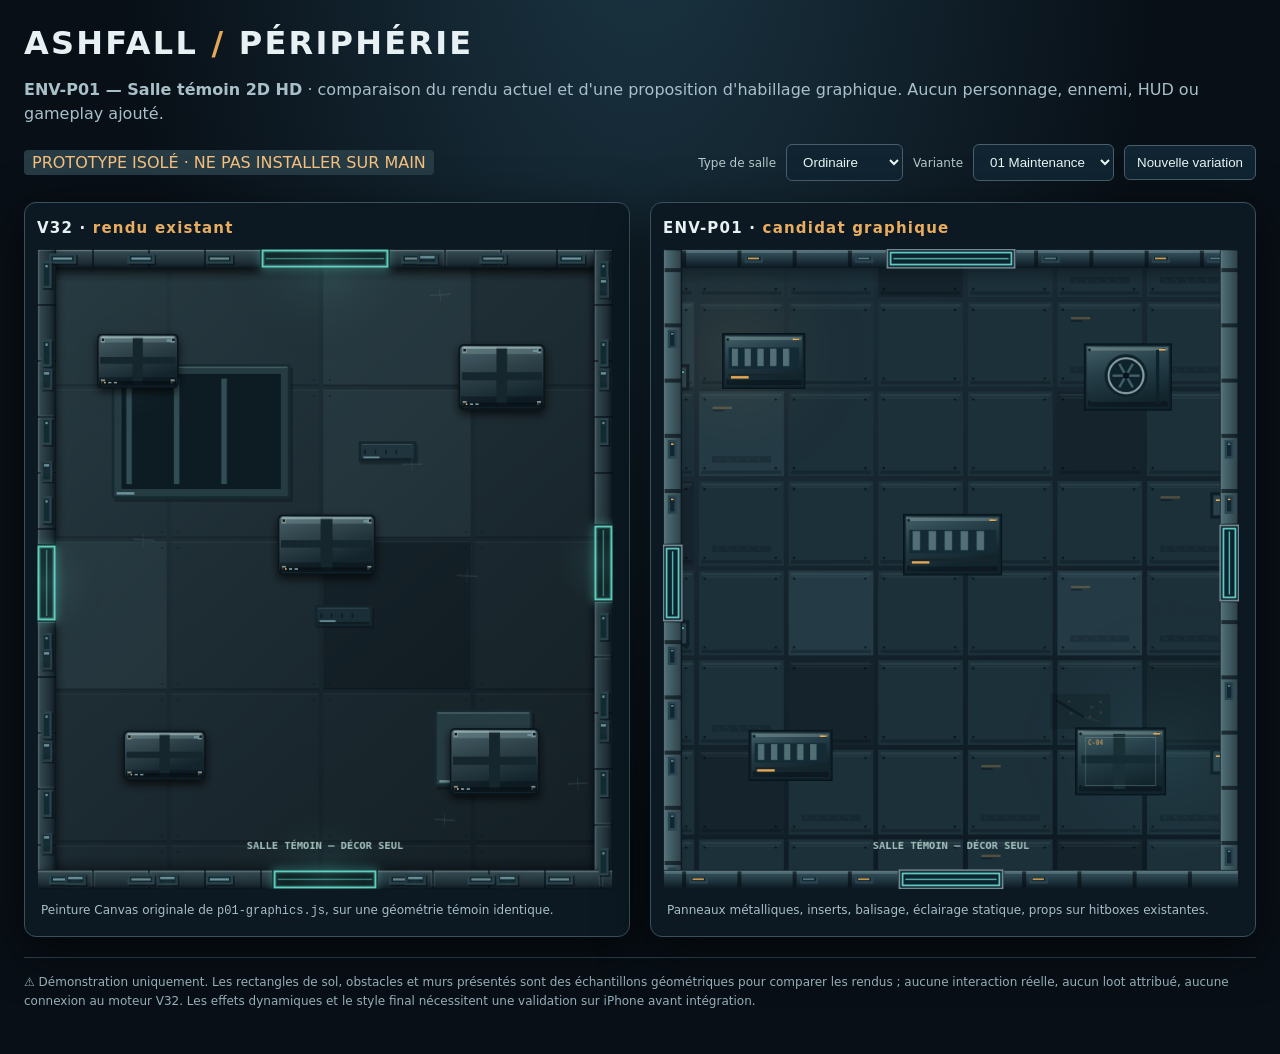
<file: index.html>
<!doctype html><html lang="fr"><head><meta charset="utf-8"><meta name="viewport" content="width=device-width, initial-scale=1"><title>ASHFALL — ENV-P01 | Salle témoin Périphérie</title>
<style>
:root{color-scheme:dark;font-family:system-ui,-apple-system,Segoe UI,sans-serif;background:#080f16;color:#e7f1f3}*{box-sizing:border-box}body{margin:0;padding:24px;background:radial-gradient(ellipse at 50% -12%,#1b3543,#080f16 58%)}header{max-width:1250px;margin:0 auto 21px}h1{font-size:clamp(20px,4vw,32px);margin:0 0 8px;letter-spacing:.07em}p{color:#a8c0ca;line-height:1.5}mark{background:#263b44;color:#f5c080;padding:3px 8px;border-radius:4px}.top{display:flex;flex-wrap:wrap;align-items:center;justify-content:space-between;gap:12px;margin-top:18px}.controls{display:flex;gap:10px;align-items:center;flex-wrap:wrap}.controls label{font-size:12px;color:#b6c9cb}.controls select,.controls button{border:1px solid #48606d;background:#102431;border-radius:6px;color:#eaf7f5;padding:9px 12px;cursor:pointer}.wrap{display:grid;grid-template-columns:1fr 1fr;gap:20px;max-width:1250px;margin:auto}.frame{padding:12px;border:1px solid #38515d;background:#0c1922;border-radius:12px;box-shadow:0 13px 50px #0009}.frame h2{font-size:15px;letter-spacing:.08em;margin:4px 0 12px}.frame h2 strong{color:#e8ad60}.view{background:#030b11;aspect-ratio:360 / 400;max-height:640px;display:flex;justify-content:center;overflow:hidden}.view canvas{height:100%;width:auto;max-width:100%;object-fit:contain;image-rendering:auto}.desc{font-size:12px;color:#a7bec8;margin:12px 4px 4px}footer{max-width:1250px;margin:20px auto;color:#96aeb8;font-size:12px;line-height:1.6;border-top:1px solid #2d4552;padding-top:15px}@media(max-width:700px){body{padding:14px}.wrap{grid-template-columns:1fr}.view{max-height:500px}}
</style></head><body><header><h1>ASHFALL <span style="color:#e3a75c">/</span> PÉRIPHÉRIE</h1><p><strong>ENV-P01 — Salle témoin 2D HD</strong> · comparaison du rendu actuel et d'une proposition d'habillage graphique. Aucun personnage, ennemi, HUD ou gameplay ajouté.</p><div class="top"><div><mark>PROTOTYPE ISOLÉ · NE PAS INSTALLER SUR MAIN</mark></div><div class="controls"><label for="room">Type de salle</label><select id="room"><option value="standard">Ordinaire</option><option value="start">Départ</option><option value="arena">Arène</option><option value="boss">Boss</option><option value="exit">Extraction</option><option value="outpost">Avant-poste</option></select><label for="seed">Variante</label><select id="seed"><option value="1">01 Maintenance</option><option value="2">02 Stockage</option><option value="3">03 Usure</option><option value="4">04 Énergie</option></select><button id="reroll">Nouvelle variation</button></div></div></header>
<main class="wrap"><section class="frame"><h2>V32 · <strong>rendu existant</strong></h2><div class="view"><canvas id="old" width="720" height="800"></canvas></div><p class="desc">Peinture Canvas originale de <code>p01-graphics.js</code>, sur une géométrie témoin identique.</p></section><section class="frame"><h2>ENV-P01 · <strong>candidat graphique</strong></h2><div class="view"><canvas id="new" width="720" height="800"></canvas></div><p class="desc">Panneaux métalliques, inserts, balisage, éclairage statique, props sur hitboxes existantes.</p></section></main><footer>⚠️ Démonstration uniquement. Les rectangles de sol, obstacles et murs présentés sont des échantillons géométriques pour comparer les rendus ; aucune interaction réelle, aucun loot attribué, aucune connexion au moteur V32. Les effets dynamiques et le style final nécessitent une validation sur iPhone avant intégration.</footer>
<script src="renderer/p01-graphics-original.js"></script><script src="renderer/peripherie-pilot.js"></script><script>
const W=720,H=800;let variation=1;
function scene(){const type=document.getElementById('room').value,variant=+document.getElementById('seed').value;const room={id:variation*100+variant,index:variation*100+variant,kind:type,sector:0,x:0,y:0};
const walls=[[0,0,280,24],[440,0,280,24],[0,0,24,370],[0,465,24,335],[696,0,24,345],[696,440,24,360],[0,776,295,24],[425,776,295,24]];
const doors=[{x:280,y:0,w:160,h:24,locked:type==='boss',arena:type==='arena'},{x:0,y:370,w:24,h:95,locked:false,arena:false},{x:696,y:345,w:24,h:95,locked:type==='arena',arena:type==='arena'},{x:295,y:776,w:130,h:24,locked:type==='boss',arena:false}];
const obstacles=[[74,105,104,70],[526,118,110,84],[107,601,105,64],[515,598,114,85],[300,331,124,77]];
return {room,walls,doors,obstacles};}
function drawMarkers(c){ // DEBUG ONLY: visual anchors, not part of actual game renderer.
  c.save();c.font='bold 13px monospace';c.textAlign='center';c.fillStyle='rgba(196,230,223,.80)';c.fillText('SALLE TÉMOIN — DÉCOR SEUL',360,750);
  c.restore();}
function render(){let s=scene();for(let [id,api] of [['old',window.AshP01Graphics],['new',window.AshPeripheryPilot]]){const c=document.getElementById(id).getContext('2d');c.clearRect(0,0,W,H);api.floor(c,s.room,s.obstacles);api.walls(c,s.room,s.walls,s.doors);drawMarkers(c)}}
document.getElementById('room').onchange=render;document.getElementById('seed').onchange=render;document.getElementById('reroll').onclick=()=>{variation++;render()};render();
</script></body></html>
</file>
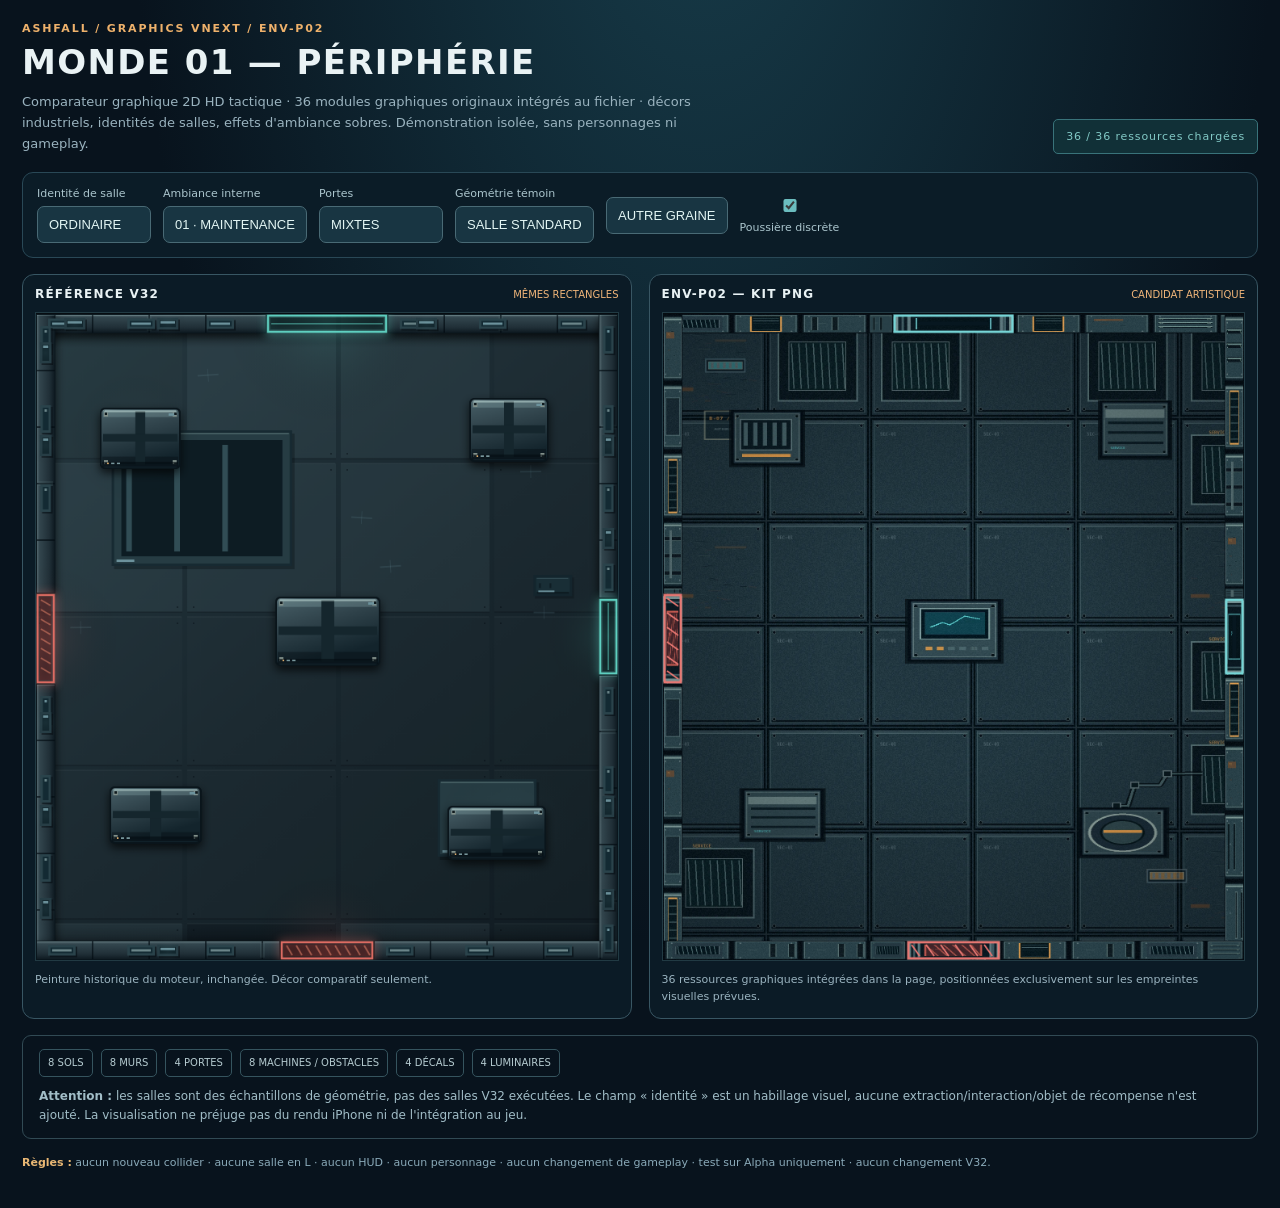
<file: ENV_P02_IPHONE.html>
<!doctype html><html lang="fr"><head><meta charset="utf-8"><meta name="viewport" content="width=device-width,initial-scale=1"><title>ASHFALL — ENV-P02 / Périphérie</title><style>
:root{color-scheme:dark;font-family:Inter,system-ui,-apple-system,Segoe UI,sans-serif;color:#e9f2f4;background:#070f17}*{box-sizing:border-box}body{margin:0;background:radial-gradient(ellipse at 55% -20%,#183e4c 0,#08131d 58%);padding:22px}header{max-width:1250px;margin:0 auto 18px;display:flex;align-items:end;justify-content:space-between;gap:20px;flex-wrap:wrap}.eyebrow{color:#eeb16b;font-size:11px;letter-spacing:.17em;font-weight:800}h1{margin:7px 0 10px;font-size:clamp(22px,3vw,34px);letter-spacing:.04em}p{margin:0;color:#9ab3bf;font-size:13px;line-height:1.6;max-width:720px}.status{font-size:11px;letter-spacing:.08em;color:#82c9c6;border:1px solid #39737a;background:#113037;padding:10px 12px;border-radius:5px}.controls{max-width:1250px;margin:0 auto 16px;background:#0b1c27;border:1px solid #294856;border-radius:11px;padding:14px;display:flex;align-items:center;gap:12px;flex-wrap:wrap}.controls label{font-size:11px;color:#abc5cd;display:grid;gap:6px}select,button{appearance:none;cursor:pointer;background:#183542;border:1px solid #496a75;color:#e3f6f4;padding:10px 11px;border-radius:7px;font-size:13px}button:hover{background:#285263}.section{max-width:1250px;margin:auto;display:grid;grid-template-columns:1fr 1fr;gap:17px}.panel{background:#0b1b26;border:1px solid #385663;border-radius:12px;padding:12px}.panel header{display:flex;margin:0 0 11px;align-items:center;justify-content:space-between}.panel h2{font-size:12px;letter-spacing:.1em;margin:0}.tag{font-size:10px;color:#f0b579}.viewport{background:#060c11;border:1px solid #213a43;overflow:hidden;display:flex;justify-content:center;aspect-ratio:720/800}.viewport canvas{height:100%;width:100%;object-fit:contain}.panel p{margin:10px 0 0;font-size:11px}.summary{margin:16px auto 0;max-width:1250px;border:1px solid #314a54;border-radius:9px;padding:13px 16px;font-size:12px;color:#a1bdc7;line-height:1.6}.bottom{max-width:1250px;margin:17px auto;color:#8aaab9;font-size:11px}.bottom strong{color:#e8b774}.check{display:inline-flex;gap:7px;align-items:center;font-size:12px;color:#b6cbd1}.check input{accent-color:#6bbdbf}.chips{display:flex;flex-wrap:wrap;gap:8px}.chip{font-size:10px;border:1px solid #35545e;padding:5px 8px;color:#b5cbd0;border-radius:5px}@media(max-width:760px){body{padding:11px}.section{grid-template-columns:1fr}.controls{gap:9px}}
</style><style id="ash-mobile">.mobile-tabs{display:none;max-width:1250px;margin:0 auto 13px;gap:9px}.mobile-tabs button{flex:1;border:1px solid #487887}.mobile-tabs button.active{background:#1c6875;color:#fff;border-color:#8ae4e0;font-weight:750}@media(max-width:760px){.mobile-tabs{display:flex}.section{display:block}.panel{display:none}.section[data-show="new"] .panel:last-child{display:block}.section[data-show="old"] .panel:first-child{display:block}.panel{padding:8px}.viewport{aspect-ratio:720/800}.controls{padding:10px}.controls label{flex:1;min-width:125px}.status{width:100%;text-align:center}}</style></head><body>
<header><div><div class="eyebrow">ASHFALL / GRAPHICS VNEXT / ENV-P02</div><h1>MONDE 01 — PÉRIPHÉRIE</h1><p>Comparateur graphique 2D HD tactique · 36 modules graphiques originaux intégrés au fichier · décors industriels, identités de salles, effets d'ambiance sobres. Démonstration isolée, sans personnages ni gameplay.</p></div><div class="status" id="assetsState">Chargement des 36 modules…</div></header>
<section class="controls"><label>Identité de salle<select id="room"><option value="standard">ORDINAIRE</option><option value="start">DÉPART</option><option value="arena">ARÈNE</option><option value="boss">BOSS</option><option value="exit">EXTRACTION</option><option value="outpost">AVANT-POSTE</option><option value="secret">SECRÈTE</option></select></label><label>Ambiance interne<select id="mood"><option value="1">01 · MAINTENANCE</option><option value="2">02 · STOCKAGE</option><option value="3">03 · DÉGRADÉ</option><option value="4">04 · ÉNERGIE</option></select></label><label>Portes<select id="door"><option value="mix">MIXTES</option><option value="open">OUVERTES</option><option value="locked">VERROUILLÉES</option></select></label><label>Géométrie témoin<select id="shape"><option value="regular">SALLE STANDARD</option><option value="wide">SALLE LARGE</option></select></label><button id="shuffle" type="button">AUTRE GRAINE</button><label class="check"><input id="dust" type="checkbox" checked> Poussière discrète</label></section>
<div class="mobile-tabs"><button id="showNew" class="active" type="button">Nouveaux décors</button><button id="showOld" type="button">Référence V32</button></div><main class="section" data-show="new"><div class="panel"><header><h2>RÉFÉRENCE V32</h2><span class="tag">MÊMES RECTANGLES</span></header><div class="viewport"><canvas id="old" width="720" height="800"></canvas></div><p>Peinture historique du moteur, inchangée. Décor comparatif seulement.</p></div><div class="panel"><header><h2>ENV-P02 — KIT PNG</h2><span class="tag">CANDIDAT ARTISTIQUE</span></header><div class="viewport"><canvas id="new" width="720" height="800"></canvas></div><p>36 ressources graphiques intégrées dans la page, positionnées exclusivement sur les empreintes visuelles prévues.</p></div></main>
<div class="summary"><div class="chips"><span class="chip">8 SOLS</span><span class="chip">8 MURS</span><span class="chip">4 PORTES</span><span class="chip">8 MACHINES / OBSTACLES</span><span class="chip">4 DÉCALS</span><span class="chip">4 LUMINAIRES</span></div><div style="margin-top:10px"><strong>Attention :</strong> les salles sont des échantillons de géométrie, pas des salles V32 exécutées. Le champ « identité » est un habillage visuel, aucune extraction/interaction/objet de récompense n'est ajouté. La visualisation ne préjuge pas du rendu iPhone ni de l'intégration au jeu.</div></div><div class="bottom"><strong>Règles :</strong> aucun nouveau collider · aucune salle en L · aucun HUD · aucun personnage · aucun changement de gameplay · test sur Alpha uniquement · aucun changement V32.</div>
<script>/* ASHFALL — Periphery Environment Engine V2 — procedural Canvas environment.
   No legacy P01 texture dependency. Uses gameplay-provided obstacle rectangles unchanged.
   Deterministic seeded visuals, room-specific palettes, and collision-faithful props. */
(function(root){'use strict';
 const palettes={standard:['#19272e','#263941','#6c929c'],start:['#172b31','#254149','#70cbbf'],arena:['#29272b','#413535','#d6a365'],boss:['#29252b','#47323b','#d67e79'],exit:['#242d30','#3b4240','#c7b67b'],outpost:['#1b2c36','#30434d','#8db7d2']};
 function hash(a,b,c=0){let x=(Math.imul(a|0,374761393)+Math.imul(b|0,668265263)+Math.imul(c|0,1442695041))|0;x=Math.imul(x^(x>>>13),1274126177);return ((x^(x>>>16))>>>0)/4294967296;}
 function rr(c,x,y,w,h,r){r=Math.max(0,Math.min(r,w/2,h/2));c.beginPath();c.moveTo(x+r,y);c.arcTo(x+w,y,x+w,y+h,r);c.arcTo(x+w,y+h,x,y+h,r);c.arcTo(x,y+h,x,y,r);c.arcTo(x,y,x+w,y,r);c.closePath();}
 function fill(c,x,y,w,h,color){c.fillStyle=color;c.fillRect(x,y,w,h);}
 function line(c,x1,y1,x2,y2,color,width=1){c.strokeStyle=color;c.lineWidth=width;c.beginPath();c.moveTo(x1,y1);c.lineTo(x2,y2);c.stroke();}
 const sectorPalettes=[
 ['#19272e','#263941','#6c929c'],
 ['#172c39','#294757','#71b7d3'],
 ['#332b24','#534536','#d9a16b'],
 ['#292637','#403951','#b19ad9']
 ];
 function paletteFor(room){
  const special=palettes[room.kind];
  if(special && room.kind!=='standard')return special;
  const sec=Math.max(0,Math.min(3,Math.floor(Number(room.sector)||0)));
  return sectorPalettes[sec];
 }
 function seedOf(room){let s=0;const str=String(room.sector??0)+'|'+String(room.id??room.index??room.key??'0')+'|'+String(room.kind||'standard')+'|'+String(room.x||0)+'|'+String(room.y||0);for(let i=0;i<str.length;i++)s=Math.imul(s^str.charCodeAt(i),16777619);return s|0;}

 // V2.5: all additions below are floor-level or wall-attached: no phantom solid props.
 function glow(c,x,y,r,color,alpha){
  const g=c.createRadialGradient(x,y,0,x,y,r);
  g.addColorStop(0,color);g.addColorStop(1,'rgba(0,0,0,0)');
  c.save();c.globalAlpha=alpha;c.fillStyle=g;c.fillRect(x-r,y-r,r*2,r*2);c.restore();
 }
 function insetPanel(c,x,y,w,h,accent,variant){
  c.save();
  fill(c,x+2,y+3,w,h,'rgba(0,5,10,.25)');
  fill(c,x,y,w,h,'#14252d');
  fill(c,x+3,y+3,w-6,h-6,variant?'#20343d':'#192e36');
  line(c,x+4,y+4,x+w-5,y+4,'rgba(150,184,190,.22)');
  line(c,x+4,y+h-4,x+w-4,y+h-4,'rgba(0,4,9,.5)',2);
  for(let k=0;k<Math.max(2,Math.floor((w-15)/13));k++){
   const px=x+8+k*13;if(px>x+w-8)break;
   line(c,px,y+10,px,y+h-10,'rgba(6,15,20,.52)',2);
  }
  fill(c,x+6,y+h-7,Math.min(w-12,20),2,accent);
  c.restore();
 }

 function floorFeatures(c,W,H,s,p,room){
  // Sparse local recessed details only. No full-room seams, bands or diagonals.
  const count=1+Math.floor(hash(7,15,s)*2);
  for(let i=0;i<count;i++){
   const w=48+Math.floor(hash(i,91,s)*3)*12,h=26;
   const x=38+hash(i,37,s)*Math.max(1,W-w-76);
   const y=55+hash(i,53,s)*Math.max(1,H-h-110);
   insetPanel(c,x,y,w,h,p[2],i%2);
  }
 }
 function wallFixtures(c,wallRects,s,p){
  wallRects.forEach((a,i)=>{
   const [x,y,w,h]=a;if(!(w>0&&h>0))return;
   const horizontal=w>=h, len=horizontal?w:h;
   if(len<85)return;
   for(let t=48;t<len-28;t+=115){
    if(hash(i,t,s)<.34)continue;
    const px=horizontal?x+t-13:x+w*.2;
    const py=horizontal?y+h*.2:y+t-13;
    const fw=horizontal?26:w*.6,fh=horizontal?h*.6:26;
    if(fw<5||fh<5)continue;
    fill(c,px+2,py+2,fw,fh,'rgba(0,5,10,.48)');
    fill(c,px,py,fw,fh,'#263d45');
    fill(c,px+3,py+3,Math.max(2,fw-6),Math.max(2,fh-6),'#10242b');
    fill(c,px+4,py+4,Math.max(2,fw-8),Math.min(3,fh-7),p[2]);
    glow(c,px+fw/2,py+fh/2,24,p[2],.10);
   }
  });
 }



 // V5: room-wide architectural storytelling, with no repeated diagonal grid.
 // All non-collidable architecture is recessed/painted, never represented as a solid.
 function architecturalZones(c,room,W,H,seed,p){
  const mode=Math.floor(hash(23,91,seed)*6),accent=p[2];
  const cx=W*.5,cy=H*.5;
  c.save();
  const metal=(x,y,w,h)=>{
   fill(c,x+3,y+4,w,h,'rgba(1,8,13,.30)');
   fill(c,x,y,w,h,'#172a32');
   fill(c,x+3,y+3,w-6,h-6,'#263c43');
   line(c,x+4,y+4,x+w-4,y+4,'rgba(160,191,189,.24)',2);
   fill(c,x+6,y+h-8,Math.min(22,w-12),3,accent);
  };
  if(mode===0){ // maintenance: one concentrated service pit
   const x=W*.13,y=H*.18,w=W*.31,h=H*.21;
   metal(x,y,w,h);fill(c,x+12,y+12,w-24,h-24,'#0d1c23');
   for(let k=0;k<3;k++)fill(c,x+18+k*(w-45)/3,y+18,7,h-36,'#314d55');
   metal(W*.69,H*.72,W*.17,H*.12);
  }else if(mode===1){ // cargo: deliberate loading dock markings, no repeated stripes
   const x=W*.12,y=H*.65,w=W*.28,h=H*.19;
   c.strokeStyle='rgba(215,160,85,.32)';c.lineWidth=3;c.strokeRect(x,y,w,h);
   fill(c,x+8,y+8,w-16,h-16,'rgba(7,15,20,.12)');
   metal(W*.66,H*.13,W*.23,H*.11);
  }else if(mode===2){ // security: embedded command stations
   metal(W*.12,H*.16,W*.26,H*.14);
   metal(W*.67,H*.71,W*.22,H*.12);
   fill(c,W*.15,H*.20,W*.20,H*.045,'#113d4a');
   fill(c,W*.70,H*.75,W*.16,H*.035,'#164653');
  }else if(mode===3){ // power: generator foundation and cable duct only
   const x=W*.65,y=H*.17,w=W*.23,h=H*.24;
   metal(x,y,w,h);
   c.strokeStyle='#536c72';c.lineWidth=4;c.beginPath();c.arc(x+w/2,y+h/2,Math.min(w,h)*.26,0,Math.PI*2);c.stroke();
   fill(c,W*.17,H*.73,W*.27,11,'#101c22');
   fill(c,W*.17,H*.73+3,W*.27,2,'rgba(214,162,94,.28)');
  }else if(mode===4){ // damaged: isolated cracked plate, no tiled scratch pattern
   const x=W*.62,y=H*.63,w=W*.24,h=H*.19;
   fill(c,x,y,w,h,'rgba(3,10,14,.24)');
   line(c,x+10,y+10,x+w*.46,y+h*.51,'rgba(3,10,13,.53)',3);
   line(c,x+w*.46,y+h*.51,x+w-10,y+h-8,'rgba(3,10,13,.53)',2);
   metal(W*.12,H*.15,W*.21,H*.10);
  }else{ // research: sealed observation floor bay
   const x=W*.15,y=H*.18,w=W*.29,h=H*.18;
   metal(x,y,w,h);
   fill(c,x+11,y+11,w-22,h-22,'#10313a');
   fill(c,x+14,y+14,w-28,4,accent);
   metal(W*.72,H*.69,W*.14,H*.12);
  }
  // Localized light accents, not parallel lines crossing the entire map.
  glow(c,W*.17,H*.19,85,accent,.09);
  glow(c,W*.82,H*.79,100,accent,.07);
  c.restore();
 }
 function floor(c,room,obstacles){room=room&&typeof room==='object'&&!Array.isArray(room)?room:{kind:'standard'};obstacles=Array.isArray(obstacles)?obstacles:[];
  const W=c.canvas.width,H=c.canvas.height,s=seedOf(room),p=paletteFor(room);c.save();
  const grad=c.createLinearGradient(0,0,W,H);grad.addColorStop(0,p[1]);grad.addColorStop(.52,p[0]);grad.addColorStop(1,'#101a21');fill(c,0,0,W,H,grad);
  // Large architectural slabs; seams are deliberately subtle and aligned.
  const step=190,ox=((s>>>4)%41)-41,oy=((s>>>9)%37)-37;
  for(let y=oy;y<H;y+=step)for(let x=ox;x<W;x+=step){const ix=Math.floor((x-ox)/step),iy=Math.floor((y-oy)/step),h=hash(ix,iy,s);
   const inset=3;fill(c,x+inset,y+inset,step-inset*2,step-inset*2,h>.87?'rgba(102,132,139,.13)':h<.12?'rgba(2,8,13,.19)':'rgba(92,117,124,.045)');
   line(c,x+3,y+3,x+step-4,y+3,'rgba(170,199,201,.095)');line(c,x+3,y+step-3,x+step-3,y+step-3,'rgba(0,5,10,.34)');
   for(let j=0;j<4;j++){const px=x+(j%2?step-10:10),py=y+(j>1?step-10:10);fill(c,px,py,2,2,'rgba(5,13,18,.45)');}
   
   
  }
  floorFeatures(c,W,H,s,p,room);
  architecturalZones(c,room,W,H,s,p);
  // Structural edge shadow and restrained hazard accents.
  const edge=c.createLinearGradient(0,0,0,42);edge.addColorStop(0,'rgba(0,5,9,.58)');edge.addColorStop(1,'rgba(0,5,9,0)');fill(c,0,0,W,42,edge);
  c.save();c.translate(W,H);c.rotate(Math.PI);fill(c,0,0,W,40,edge);c.restore();
  fill(c,0,0,19,H,'rgba(1,9,14,.26)');fill(c,W-19,0,19,H,'rgba(1,9,14,.26)');
  // Architectural floor markings are decorative, never new blocking objects.
  for(let i=0;i<Math.min(6,Math.floor(W*H/60000));i++){let x=36+hash(i,4,s)*Math.max(1,W-72),y=44+hash(i,9,s)*Math.max(1,H-88);c.save();c.globalAlpha=.18;c.translate(x,y);c.rotate((hash(i,11,s)-.5)*.16);line(c,-13,0,13,0,p[2],2);line(c,0,-8,0,8,p[2],1);c.restore();}
  // Physical props are drawn exactly within their gameplay collision rectangles.
  obstacles.forEach((o,i)=>{if(!Array.isArray(o)||o.length<4)return;const [x,y,w,h]=o;if(!(w>0&&h>0))return;prop(c,x,y,w,h,(Math.floor(hash(23,91,s)*6)*.17+hash(i,7,s)*.14)%1,p);});
  c.restore();
 }

 function prop(c,x,y,w,h,t,p){
  // Every visual solid is strictly contained in the EXISTING gameplay collision rectangle.
  // No new physical obstacles are introduced by the renderer.
  if(w<12||h<12)return;
  c.save();const r=Math.min(6,w*.1,h*.1),small=Math.min(w,h)<38;
  c.shadowColor='rgba(0,0,0,.70)';c.shadowBlur=12;c.shadowOffsetY=5;
  rr(c,x+1,y+1,w-2,h-2,r);c.fillStyle='#0b171e';c.fill();
  c.shadowBlur=0;c.shadowOffsetY=0;
  const grad=c.createLinearGradient(x,y,x+w*.18,y+h);
  grad.addColorStop(0,'#71858a');grad.addColorStop(.12,'#435a62');
  grad.addColorStop(.48,'#30434b');grad.addColorStop(1,'#13242c');
  rr(c,x+2,y+2,w-4,h-4,r);c.fillStyle=grad;c.fill();
  c.strokeStyle='#0a151b';c.lineWidth=2;c.stroke();
  // Beveled upper shell gives the machine actual perceived height.
  fill(c,x+5,y+4,w-10,Math.max(3,h*.11),'rgba(175,208,209,.22)');
  fill(c,x+4,y+h*.79,w-8,Math.max(2,h*.12),'rgba(3,12,18,.38)');
  if(t<.23){ // cargo crate with reinforcement straps and corner guards
   fill(c,x+w*.44,y+5,Math.max(4,w*.12),h-10,'#15262d');
   fill(c,x+5,y+h*.43,w-10,Math.max(4,h*.12),'#15262d');
   line(c,x+6,y+6,x+w-6,y+6,'rgba(187,210,204,.34)',2);
   for(const xx of [x+6,x+w-11])for(const yy of [y+7,y+h-12])
    fill(c,xx,yy,5,5,'#82908a');
  }else if(t<.48){ // powered industrial console
   fill(c,x+6,y+6,w-12,h*.43,'#0b2029');
   fill(c,x+9,y+9,w-18,Math.max(3,h*.32),'#174452');
   for(let k=0;k<4;k++){
    const xx=x+12+k*(w-24)/4;
    fill(c,xx,y+12,Math.max(2,(w-28)/6),Math.max(2,h*.08),k===0?p[2]:'#2c7480');
   }
   fill(c,x+7,y+h*.63,w-14,Math.max(3,h*.09),'#18262c');
   for(let k=0;k<3;k++)fill(c,x+12+k*10,y+h*.81,4,3,k===0?'#d7a565':'#75969c');
  }else if(t<.72){ // industrial workbench with inset service panels
   fill(c,x+5,y+5,w-10,Math.max(5,h*.22),'#52656a');
   line(c,x+6,y+6,x+w-6,y+6,'rgba(218,222,201,.42)',2);
   fill(c,x+7,y+h*.36,w-14,Math.max(5,h*.35),'#182e36');
   for(let k=0;k<3;k++)line(c,x+11,y+h*(.42+k*.1),x+w-11,y+h*(.42+k*.1),'rgba(108,149,151,.38)',2);
   fill(c,x+9,y+h*.79,Math.max(7,w*.25),3,'#bd955e');
  }else{ // generator / compressor with visible turbine and heat vents
   const cx=x+w*.45,cy=y+h*.49,rad=Math.min(w,h)*.23;
   c.fillStyle='#101e26';c.beginPath();c.arc(cx,cy,rad+4,0,Math.PI*2);c.fill();
   c.strokeStyle='#81969a';c.lineWidth=3;c.beginPath();c.arc(cx,cy,rad,0,Math.PI*2);c.stroke();
   for(let k=0;k<5;k++){const a=k*Math.PI*2/5;
    line(c,cx,cy,cx+Math.cos(a)*rad*.85,cy+Math.sin(a)*rad*.85,'#48646d',3);}
   fill(c,x+w*.76,y+7,Math.max(3,w*.09),h-14,'#0d222b');
   for(let k=0;k<4;k++)fill(c,x+w*.77,y+11+k*(h-22)/4,Math.max(2,w*.07),2,k===0?p[2]:'#476a70');
  }
  // Industrial massing: reinforced chassis, depth, serial indicators.
  if(w>40&&h>27){
   fill(c,x+4,y+h-10,w-8,6,"rgba(2,10,15,.55)");
   line(c,x+7,y+5,x+w-7,y+5,"rgba(194,221,218,.36)",2);
   fill(c,x+w-16,y+8,8,3,p[2]);
   for(let k=0;k<3;k++)fill(c,x+8+k*7,y+h-9,4,2,k===0?"#d9a96a":"#78979c");
  }
  if(!small){
   for(const xx of [x+7,x+w-9])for(const yy of [y+7,y+h-9])
    fill(c,xx,yy,3,3,'#101a1e');
  }
  c.restore();
 }
 function walls(c,room,wallRects,doors){room=room&&typeof room==='object'&&!Array.isArray(room)?room:{kind:'standard'};wallRects=Array.isArray(wallRects)?wallRects:[];doors=Array.isArray(doors)?doors:[];const p=paletteFor(room),s=seedOf(room);c.save();
  wallRects.forEach((a,i)=>{const [x,y,w,h]=a;if(!(w>0&&h>0))return;const horizontal=w>=h;
   c.save();c.shadowColor='rgba(0,0,0,.70)';c.shadowBlur=12;c.shadowOffsetY=4;
   const g=c.createLinearGradient(x,y,x+(horizontal?0:w),y+(horizontal?h:0));g.addColorStop(0,'#60757b');g.addColorStop(.18,'#33464e');g.addColorStop(.7,'#202f37');g.addColorStop(1,'#0c171e');fill(c,x,y,w,h,g);c.restore();
   line(c,x+1,y+1,x+w-1,y+1,'rgba(180,212,214,.29)',2);
   const len=horizontal?w:h,step=70;for(let q=step;q<len-6;q+=step){const xx=horizontal?x+q:x,yy=horizontal?y:y+q;line(c,xx,yy,xx+(horizontal?0:w),yy+(horizontal?h:0),'rgba(2,11,17,.65)',2);if(hash(i,q,s)>.62){fill(c,xx+(horizontal?-3:3),yy+(horizontal?3:-3),horizontal?6:Math.max(3,w-6),horizontal?Math.max(3,h-6):6,'rgba(141,169,170,.11)');}}
   c.strokeStyle='#09151c';c.lineWidth=1;c.strokeRect(x+.5,y+.5,w-1,h-1);
  });

  // Structural wall bays and conduit channels, clipped within existing wall footprints.
  wallRects.forEach((a,i)=>{
   const [x,y,w,h]=a,hor=w>=h,len=hor?w:h;
   if(len<95)return;
   c.save();c.beginPath();c.rect(x+2,y+2,Math.max(1,w-4),Math.max(1,h-4));c.clip();
   for(let q=32;q<len-22;q+=98){
    const bx=hor?x+q-17:x+w*.23,by=hor?y+h*.23:y+q-17;
    const bw=hor?34:w*.54,bh=hor?h*.54:34;
    if(bw<4||bh<4)continue;
    fill(c,bx+2,by+2,bw,bh,'rgba(2,10,15,.55)');
    fill(c,bx,by,bw,bh,'#2a434b');
    fill(c,bx+3,by+3,Math.max(1,bw-6),Math.max(1,bh-6),'#132a33');
    fill(c,bx+5,by+5,Math.max(1,bw-10),Math.min(3,Math.max(1,bh-10)),hash(i,q,s)>.6?p[2]:'#6b8589');
   }
   c.restore();
  });
  wallFixtures(c,wallRects,s,p);
  doors.forEach((d,i)=>{const {x,y,w,h,locked,arena}=d;if(!(w>0&&h>0))return;const accent=locked?'#e36f65':arena?'#e9b66b':'#61d5c5';c.save();
   c.shadowColor=accent;c.shadowBlur=12;c.strokeStyle=accent;c.lineWidth=2.5;c.strokeRect(x+2,y+2,w-4,h-4);c.shadowBlur=0;
   fill(c,x+5,y+5,w-10,h-10,locked?'rgba(92,35,35,.55)':'rgba(5,18,23,.50)');
   if(locked){for(let q=8;q<(w>=h?w:h)-8;q+=12){if(w>=h)line(c,x+q,y+6,x+q+7,y+h-6,'rgba(237,136,110,.55)',2);else line(c,x+6,y+q,x+w-6,y+q+7,'rgba(237,136,110,.55)',2);}}
   else{if(w>=h)line(c,x+6,y+h/2,x+w-6,y+h/2,accent,1);else line(c,x+w/2,y+6,x+w/2,y+h-6,accent,1);}
   glow(c,x+w/2,y+h/2,Math.max(w,h)*.85,accent,.12);
   c.restore();
  });c.restore();
 }
 root.AshP01Graphics=Object.freeze({applies(room,sector){return !!room&&Number.isFinite(Number(sector))&&sector>=0&&sector<=3;},ready(){return true;},floor,walls});
})(window);
</script><script>window.AshfallEmbeddedAssets={"decal_01_cables.png":"[data-uri]","decal_02_numero.png":"[data-uri]","decal_03_danger.png":"[data-uri]","decal_04_usure.png":"[data-uri]","lum_01_cyan.png":"[data-uri]","lum_02_ambre.png":"[data-uri]","lum_03_urgence.png":"[data-uri]","lum_04_machine.png":"[data-uri]","mur_01_droit.png":"[data-uri]","mur_02_angle_a.png":"[data-uri]","mur_03_angle_b.png":"[data-uri]","mur_04_terminaison.png":"[data-uri]","mur_05_renfort.png":"[data-uri]","mur_06_conduites.png":"[data-uri]","mur_07_jonction_porte.png":"[data-uri]","mur_08_usure.png":"[data-uri]","porte_01_encadrement.png":"[data-uri]","porte_02_ouverte.png":"[data-uri]","porte_03_fermee.png":"[data-uri]","porte_04_verrouillee.png":"[data-uri]","prop_01_caisse.png":"[data-uri]","prop_02_baril.png":"[data-uri]","prop_03_conteneur.png":"[data-uri]","prop_04_generateur.png":"[data-uri]","prop_05_armoire.png":"[data-uri]","prop_06_machine.png":"[data-uri]","prop_07_etabli.png":"[data-uri]","prop_08_console.png":"[data-uri]","sol_01_standard.png":"[data-uri]","sol_02_use.png":"[data-uri]","sol_03_renforce.png":"[data-uri]","sol_04_grille.png":"[data-uri]","sol_05_jonction.png":"[data-uri]","sol_06_maintenance.png":"[data-uri]","sol_07_marquage.png":"[data-uri]","sol_08_endommage.png":"[data-uri]"};</script><script>/* ASHFALL — ENV-P02 | Bibliothèque 2D Périphérie — DEMO ISOLEE
 * Ne modifie pas ASHFALL, zéro mutation des tableaux obstacles/murs/portes.
 * Images PNG du kit / V32 'difficulty' n'est volontairement pas raccordée ici.
 * API: load(prefix), floor(ctx,room,obstacles), walls(ctx,room,rects,doors), effects(ctx,room).
 */
(function(root){'use strict';
 const manifest = {
  SOL:['standard','use','renforce','grille','jonction','maintenance','marquage','endommage'],
  MUR:['droit','angle_A','angle_B','terminaison','renfort','conduites','jonction_porte','usure'],
  PORTE:['encadrement','ouverte','fermee','verrouillee'],
  PROP:['caisse','baril','conteneur','generateur','armoire','machine','etabli','console'],
  DECAL:['cables','numero','danger','usure'],LUM:['cyan','ambre','urgence','machine']
 };
 const images=Object.create(null);let assetTotal=0,loaded=0;
 const K={cyan:'#76d5d6',amber:'#e8ab65',red:'#e77772'};
 function seed(room){let h=2166136261;for(const ch of [room?.id,room?.index,room?.key,room?.kind,room?.sector,room?.x,room?.y].join('|'))h=Math.imul(h^ch.charCodeAt(0),16777619);return h|0;}
 function rnd(x,y,s){let n=(Math.imul((x|0)+s,0x9e3779b1)^Math.imul((y|0)-s,0x85ebca6b));n=Math.imul(n^(n>>>16),0x7feb352d);return ((n^(n>>>15))>>>0)/4294967296;}
 function key(cat,n){return `${cat}_${String(n+1).padStart(2,'0')}_${manifest[cat][n]}`}
 function img(cat,n){return images[key(cat,n)]||null}
 function load(prefix='assets/peripherie/'){
  const promises=[];assetTotal=Object.values(manifest).reduce((s,a)=>s+a.length,0);loaded=0;
  for(const [cat,entries] of Object.entries(manifest))for(let i=0;i<entries.length;i++){
   const k=key(cat,i),file=prefix+k.toLowerCase()+'.png';
   promises.push(new Promise(resolve=>{const image=new Image();image.onload=()=>{images[k]=image;loaded++;resolve(true)};image.onerror=()=>resolve(false);image.src=(root.AshfallEmbeddedAssets&&root.AshfallEmbeddedAssets[file.split('/').pop()])||file;}));
  }
  return Promise.all(promises).then(arr=>({loaded:arr.filter(Boolean).length,total:assetTotal}));
 }
 function draw(c,cat,n,x,y,w,h){if(!(w>0&&h>0))return false;const a=img(cat,n);if(a&&a.complete&&a.naturalWidth){c.drawImage(a,x,y,w,h);return true}return false}
 function fill(c,x,y,w,h,col){if(w>0&&h>0){c.fillStyle=col;c.fillRect(x,y,w,h)}}
 function line(c,x,y,X,Y,col,width=1){c.strokeStyle=col;c.lineWidth=width;c.beginPath();c.moveTo(x,y);c.lineTo(X,Y);c.stroke()}
 function kind(room){return ['standard','start','arena','boss','exit','outpost','secret'].includes(room?.kind)?room.kind:'standard'}
 function palette(room){return ({standard:['#182d36',K.cyan],start:['#17383a',K.cyan],arena:['#332c2b',K.amber],boss:['#342a2f',K.red],exit:['#2a3836',K.amber],outpost:['#1e3743',K.cyan],secret:['#192b36','#a58ad9']})[kind(room)]}
 function variant(room){return Number.isInteger(room?.visualVariant) ? Math.max(0,Math.min(3,room.visualVariant)) : Math.floor(rnd(7,11,seed(room))*4)}
 function floor(c,room,obstacles){room=room||{};obstacles=Array.isArray(obstacles)?obstacles:[];const w=c.canvas.width,h=c.canvas.height,s=seed(room),p=palette(room),v=variant(room),step=128;
  c.save();fill(c,0,0,w,h,p[0]);
  // 8 soil modules, no simulated physical obstacle at floor level. Center intentionally quieter.
  for(let y=0,iy=0;y<h;y+=step,iy++)for(let x=0,ix=0;x<w;x+=step,ix++){
   let r=rnd(ix,iy,s),outer=(x<w*.15||x>w*.78||y<h*.16||y>h*.82);
   let idx=r>.95?1:0;
   if(outer){if(r>.73)idx=3;else if(r>.59)idx=4;else if(r>.48)idx=2;else if(r>.35)idx=1;}
   if(v===0&&outer&&r>.55)idx=5;
   if(v===1&&outer&&r>.62)idx=4;
   if(v===2&&outer&&r>.54)idx=7;
   if(v===3&&outer&&r>.56)idx=6;
   if(!draw(c,'SOL',idx,x,y,step,step))fill(c,x+2,y+2,step-4,step-4,r>.65?'#293e48':'#233640');
  }
  // Keep floor narratives at perimeter, thus never create fake colliders or impassable paths.
  const accents=[K.amber,K.cyan,'#a98570',K.cyan];
  if(v===0){draw(c,'DECAL',1,w*.05,h*.12,115,90);draw(c,'DECAL',0,w*.75,h*.69,140,100)}
  if(v===1){draw(c,'DECAL',1,w*.75,h*.16,130,90);draw(c,'DECAL',2,w*.08,h*.73,150,68)}
  if(v===2){draw(c,'DECAL',3,w*.71,h*.71,148,99);draw(c,'DECAL',3,w*.03,h*.12,92,86)}
  if(v===3){draw(c,'DECAL',0,w*.78,h*.11,115,170);draw(c,'DECAL',1,w*.04,h*.73,115,78)}
  // Distinct ROOM identity via tint only (no invented interaction, hazard or exit).
  const wash={standard:null,start:'rgba(57,178,156,.065)',arena:'rgba(219,151,70,.075)',boss:'rgba(211,87,83,.085)',exit:'rgba(199,178,107,.060)',outpost:'rgba(79,160,197,.065)',secret:'rgba(134,102,184,.070)'}[kind(room)];
  if(wash)fill(c,0,0,w,h,wash);
  // Different room intentions: literal labels are demo-only and not gameplay icons.
  c.save();c.globalAlpha=.35;c.strokeStyle=p[1];c.lineWidth=3;
  if(kind(room)==='arena'||kind(room)==='boss'){c.strokeRect(w*.17,h*.18,w*.66,h*.64)}
  if(kind(room)==='secret'){c.setLineDash([5,9]);c.strokeRect(w*.18,h*.16,w*.64,h*.67);c.setLineDash([])}
  c.restore();
  // Props represent ONLY physical obstacles supplied by real geometry.
  obstacles.forEach((ob,i)=>{if(!Array.isArray(ob)||ob.length<4)return;const[x,y,bw,bh]=ob;if(![x,y,bw,bh].every(Number.isFinite)||bw<10||bh<10)return;
   c.save();c.beginPath();c.rect(x,y,bw,bh);c.clip();
   const type=Math.floor(rnd(i,73,s)*8);
   if(!draw(c,'PROP',type,x,y,bw,bh))fill(c,x,y,bw,bh,'#3d5660');
   c.restore();
  });
  // Light fixtures ONLY at periphery. No flashing during combat, no hitbox created.
  c.save();c.globalAlpha=.65;
  draw(c,'LUM',v%4,Math.max(0,w*.04),Math.max(0,h*.02),96,96);
  draw(c,'LUM',(v+1)%4,w*.80,h*.81,96,96);
  c.restore();
  // Controlled static vignetting; silhouette center remains bright enough.
  const vignette=c.createRadialGradient(w/2,h/2,Math.min(w,h)*.22,w/2,h/2,Math.max(w,h)*.77);
  vignette.addColorStop(0,'rgba(0,0,0,0)');vignette.addColorStop(1,'rgba(3,10,18,.43)');fill(c,0,0,w,h,vignette);
  c.restore();
 }
 function walls(c,room,wallRects,doors){room=room||{};wallRects=Array.isArray(wallRects)?wallRects:[];doors=Array.isArray(doors)?doors:[];const s=seed(room);c.save();
  wallRects.forEach((r,i)=>{if(!Array.isArray(r)||r.length<4)return;const[x,y,w,h]=r;if(![x,y,w,h].every(Number.isFinite)||w<=0||h<=0)return;
   const hor=w>=h,segment=85;
   c.save();c.beginPath();c.rect(x,y,w,h);c.clip();
   fill(c,x,y,w,h,'#192f38');
   for(let t=0;t<(hor?w:h);t+=segment){const idx=Math.floor(rnd(i,t,s)*8);const xx=hor?x+t:x,yy=hor?y:y+t;
    // source image is squeezed to the wall's actual physical footprint; not a height extrusion.
    if(!draw(c,'MUR',idx,xx,yy,hor?Math.min(segment,w-t):w,hor?h:Math.min(segment,h-t)))fill(c,xx,yy,hor?segment:w,hor?h:segment,'#385562');
   }
   c.restore();
  });
  doors.forEach(d=>{if(!d||![d.x,d.y,d.w,d.h].every(Number.isFinite)||d.w<=0||d.h<=0)return;
   let state=d.locked?3:d.closed?2:1;const {x,y,w,h}=d;const hor=w>h;
   c.save();c.beginPath();c.rect(x,y,w,h);c.clip();
   draw(c,'PORTE',state,x,y,w,h);
   // Iconography readable even after squashing images into the wall cutout.
   c.lineWidth=Math.max(2,Math.min(w,h)*.12);c.strokeStyle=state===3?K.red:state===2?K.amber:K.cyan;
   c.strokeRect(x+2,y+2,Math.max(0,w-4),Math.max(0,h-4));
   if(state===3){for(let t=6;t<(hor?w:h)-8;t+=18){if(hor)line(c,x+t,y+5,x+Math.min(w-5,t+10),y+h-5,K.red,2);else line(c,x+5,y+t,x+w-5,y+Math.min(h-5,t+10),K.red,2)}}
   if(state===1){if(hor)fill(c,x+w*.22,y+h*.39,w*.56,h*.2,'#071720');else fill(c,x+w*.39,y+h*.22,w*.2,h*.56,'#071720')}
   c.restore();
  });c.restore();
 }
 // Pure decorative dust in tests; no gameplay VFX or chest state inferred.
 function effects(c,room){const s=seed(room);c.save();for(let i=0;i<18;i++){
  let x=rnd(i,501,s)*c.canvas.width,y=rnd(i,502,s)*c.canvas.height;
  c.fillStyle='rgba(196,199,175,.10)';c.fillRect(x,y,Math.max(.8,rnd(i,503,s)*2),1.2);
 }c.restore()}
 root.AshPeripheryP02=Object.freeze({load,floor,walls,effects,seed,variant,manifest,stats(){return {loaded,total:assetTotal}},version:'ENV-P02-01'});
})(typeof window!=='undefined'?window:globalThis);
</script><script>
const W=720,H=800;let variation=1;
function build(){let kind=document.getElementById('room').value,choice=+document.getElementById('mood').value;
// Stable ID variations are automatically sampled for four internal moods.
let id=variation*1000+choice,room={id,index:id,kind,sector:0,x:0,y:0,visualVariant:choice-1};
let wide=document.getElementById('shape').value==='wide';
let walls=wide?[[0,0,240,24],[480,0,240,24],[0,0,24,365],[0,454,24,346],[696,0,24,355],[696,444,24,356],[0,776,288,24],[432,776,288,24]]:[[0,0,285,24],[435,0,285,24],[0,0,24,346],[0,458,24,342],[696,0,24,352],[696,447,24,353],[0,776,302,24],[418,776,302,24]];
let doors=wide?[{x:240,y:0,w:240,h:24},{x:0,y:365,w:24,h:89},{x:696,y:355,w:24,h:89},{x:288,y:776,w:144,h:24}]:[{x:285,y:0,w:150,h:24},{x:0,y:346,w:24,h:112},{x:696,y:352,w:24,h:95},{x:302,y:776,w:116,h:24}];
let ds=document.getElementById('door').value;doors=doors.map((d,i)=>({...d,locked:ds==='locked'||(ds==='mix'&&(i===1||i===3)),arena:kind==='arena'}));
let obstacles=wide?[[64,126,92,72],[566,118,88,65],[85,615,103,76],[533,589,112,80],[306,341,120,83]]:[[78,115,102,78],[535,103,100,81],[90,584,116,73],[508,608,124,69],[295,349,132,88]];
return {room,walls,doors,obstacles};}
function render(){const s=build();for(const [id,api] of [['old',window.AshP01Graphics],['new',window.AshPeripheryP02]]){
const c=document.getElementById(id).getContext('2d');c.clearRect(0,0,W,H);api.floor(c,s.room,s.obstacles);api.walls(c,s.room,s.walls,s.doors);if(id==='new'&&document.getElementById('dust').checked)api.effects(c,s.room);
}}
document.querySelectorAll('select,input').forEach(a=>a.addEventListener('change',render));document.getElementById('shuffle').onclick=()=>{variation++;render()};
window.AshPeripheryP02.load().then(result=>{document.getElementById('assetsState').textContent=`${result.loaded} / ${result.total} ressources chargées`;render()});render();
</script><script>(function(){const main=document.querySelector('main.section'),a=document.getElementById('showNew'),b=document.getElementById('showOld');function pick(which){main.dataset.show=which;a.classList.toggle('active',which==='new');b.classList.toggle('active',which==='old');}a.onclick=()=>pick('new');b.onclick=()=>pick('old');})();</script></body></html>
</file>
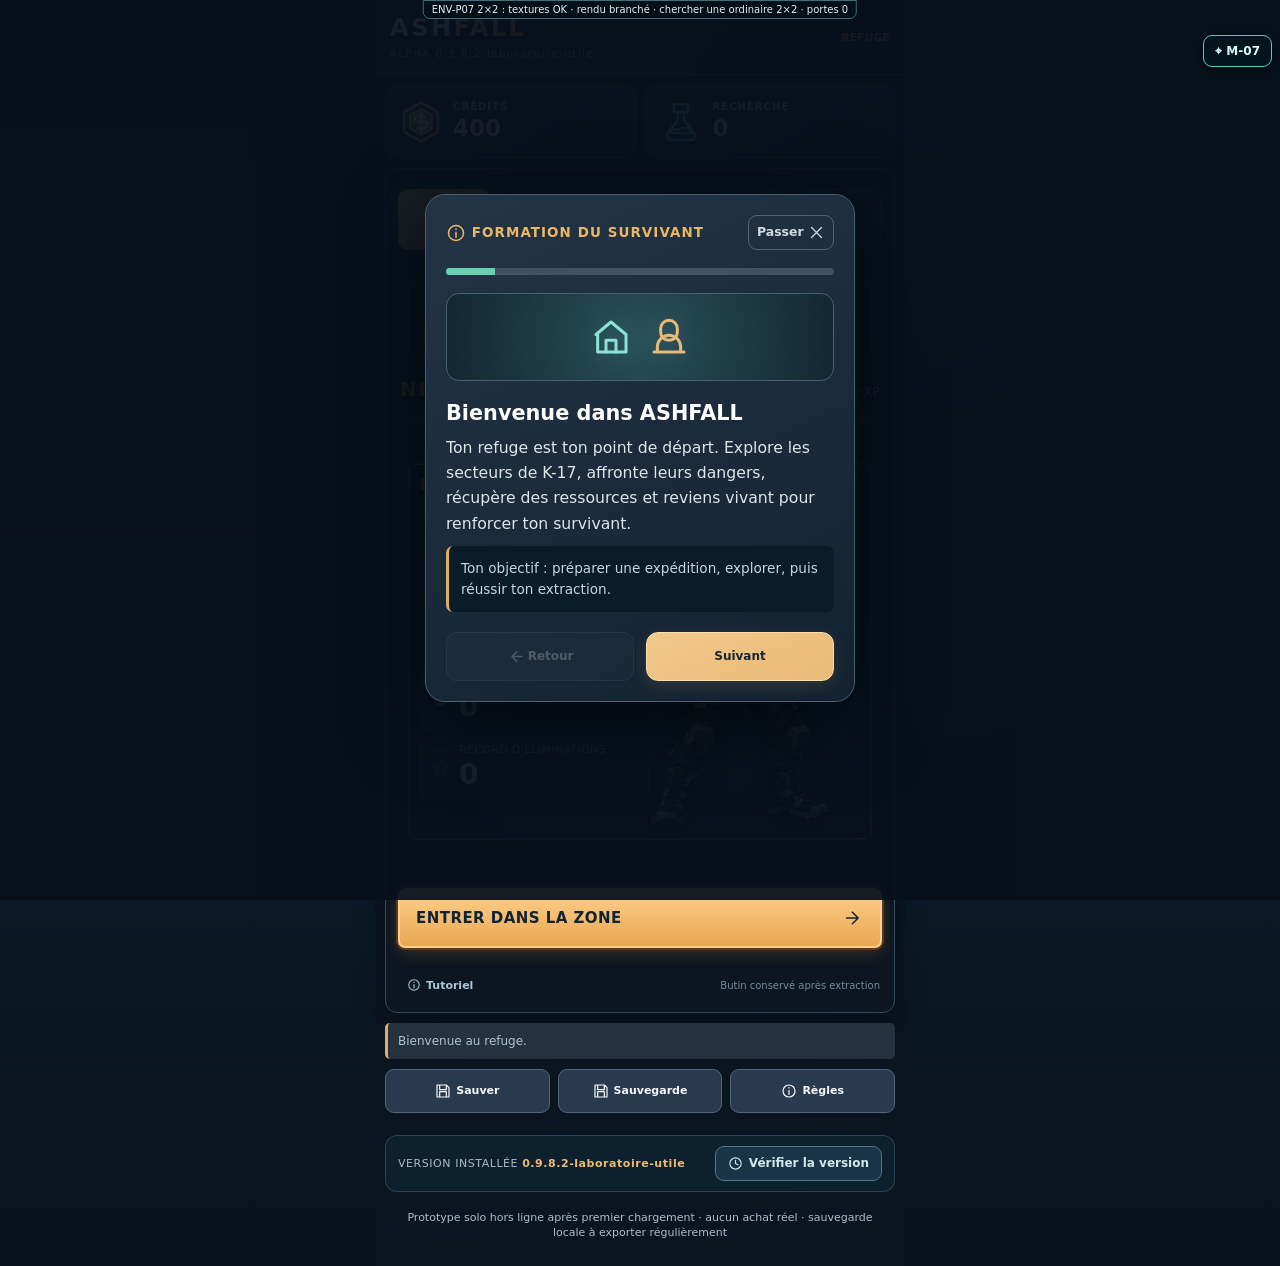
<file: ENV_P07_M07_IPHONE.html>
<!doctype html>
<html lang="fr"><head>
<meta charset="utf-8"><meta name="viewport" content="width=device-width,initial-scale=1,viewport-fit=cover">
<title>ASHFALL — ENV-P07 Alpha (chargement)</title>
<style>html,body{background:#07151e;color:#d9eceb;font-family:system-ui,-apple-system,sans-serif;margin:0;min-height:100%}main{max-width:450px;margin:28vh auto 0;padding:24px;text-align:center}h1{color:#8be8dc;font-size:22px}p{line-height:1.5;color:#afcbd0;font-size:14px}.hint{font-size:12px;color:#7e999b}</style>
</head><body><main role="status"><h1>ASHFALL · ENV-P07</h1><p id="p07-status">Initialisation du test graphique iPhone…</p><p class="hint">Test expérimental des sols sur M-07 2×2. Le fichier P06 original et le jeu officiel ne sont pas modifiés.</p></main>
<script>(async function(){
  const status=document.getElementById('p07-status');
  const sourceUrl='./ENV_P06_M07_2X2_ALPHA%202.html';
  const floor64 = '[base64]/PyByb29tLmluZGV4ID8/[base64]/J3JnYmEoMywxMywyMCwnK2ErJyknOidyZ2JhKDg1LDExNywxMjgsJysoYSouNjgpKycpJzsKICAgIGMuZmlsbFJlY3QoeDAseTArNCx3LGgpOwogICAgYy5zdHJva2VTdHlsZT1jZW50ZXI/[base64]';
  const anchor = '<script id="envp06-renderer">';
  const floorAnchor = 'c.save();c.drawImage(images.floor,0,0,720,800);';
  const oldTitle = '<title>ASHFALL — ENV-P06 M-07 2×2 V32 LAB (TEST)</title>';
  const oldStatus = 'ENV-P06 2×2 :';
  function fail(message){ status.textContent=message; console.error('[ASHFALL ENV-P07]',message); }
  function one(source,needle){ return source.split(needle).length===2; }
  try {
    status.textContent='Récupération de la version ENV-P06 de référence…';
    const response=await fetch(sourceUrl,{cache:'no-store'});
    if(!response.ok)throw new Error('ENV-P06 introuvable ('+response.status+').');
    const original=await response.text();
    if(!one(original,anchor)||!one(original,floorAnchor)||!one(original,oldTitle)||!one(original,oldStatus)){
      throw new Error('La version P06 a changé. Le correctif est bloqué pour éviter un remplacement incorrect.');
    }
    const floorSource = new TextDecoder('utf-8').decode(Uint8Array.from(atob(floor64),c=>c.charCodeAt(0)));
    const closeScript = '</scr'+'ipt>';
    const injection = '<script id="envp07-floor">'+floorSource+closeScript+'\n'+anchor;
    const replacement = floorAnchor+'\n  if(root.AshEnvP07Floor)root.AshEnvP07Floor.render(c,room);';
    const changed=original
      .replace(oldTitle,'<title>ASHFALL — ENV-P07 M-07 SOLS MÉTAL 2×2 (TEST)</title>')
      .replace(anchor,injection)
      .replace(floorAnchor,replacement)
      .replace(oldStatus,'ENV-P07 2×2 :');
    if(!changed.includes('root.AshEnvP07Floor.render(c,room)'))throw new Error('Contrôle du correctif échoué.');
    document.open();
    document.write(changed);
    document.close();
  } catch(err) {
    fail('Impossible de lancer P07 : '+(err?.message||String(err))+' Vérifie que P06 et P07 sont dans le même dépôt et la même branche.');
  }
})();</script>
</body></html>
</file>
